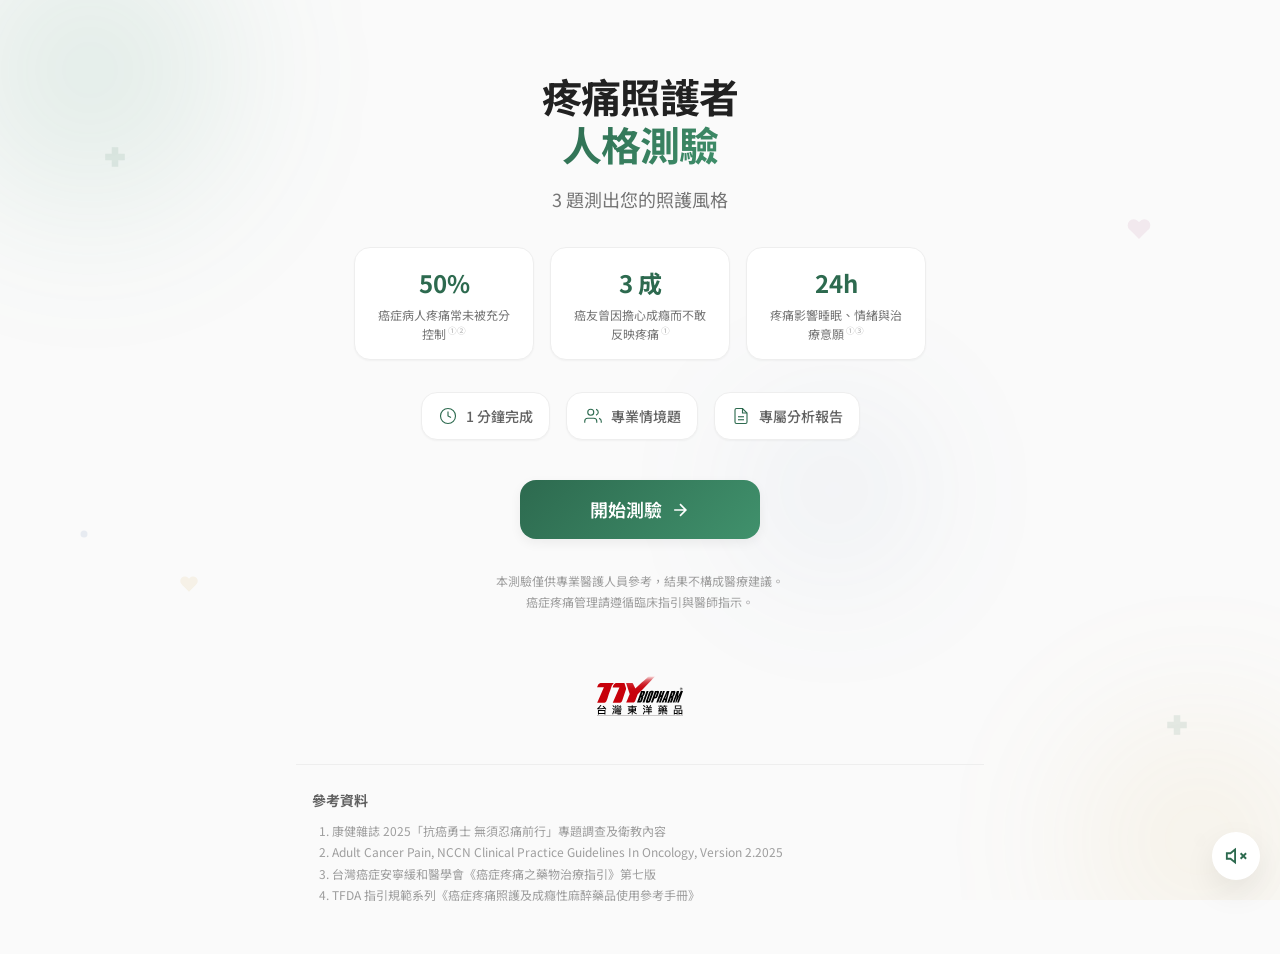
<file: index.html>
<!DOCTYPE html>
<html lang="zh-TW">
<head>
  <meta charset="UTF-8">
  <meta name="viewport" content="width=device-width, initial-scale=1.0">
  <meta name="description" content="癌症疼痛管理者人格測驗 — 了解您的照護風格，提升癌症病患疼痛照護品質">
  <title>Painkyl | 癌症疼痛管理者人格測驗</title>
  <link rel="preconnect" href="https://fonts.googleapis.com">
  <link rel="preconnect" href="https://fonts.gstatic.com" crossorigin>
  <link href="https://fonts.googleapis.com/css2?family=Noto+Sans+TC:wght@300;400;500;700;900&display=swap" rel="stylesheet">
  <link rel="stylesheet" href="css/main.css">
</head>
<body data-page="home">
  <main class="page home-page">
    <div class="page-container">
      <header class="page-header"></header>

      <div class="hero">
        <h1 class="hero-title">
          <span class="title-line">疼痛照護者</span>
          <span class="title-line title-accent">人格測驗</span>
        </h1>
        <p class="hero-subtitle">3 題測出您的照護風格</p>

        <div class="pain-facts">
          <div class="fact-item"><span class="fact-stat">50%</span><span class="fact-desc">癌症病人疼痛常未被充分控制<sup class="ref-mark">①②</sup></span></div>
          <div class="fact-item"><span class="fact-stat">3 成</span><span class="fact-desc">癌友曾因擔心成癮而不敢反映疼痛<sup class="ref-mark">①</sup></span></div>
          <div class="fact-item"><span class="fact-stat">24h</span><span class="fact-desc">疼痛影響睡眠、情緒與治療意願<sup class="ref-mark">①③</sup></span></div>
        </div>

        <div class="start-features">
          <div class="feature-item">
            <span class="feature-icon"><svg viewBox="0 0 24 24" fill="none" stroke="currentColor" stroke-width="1.5"><circle cx="12" cy="12" r="10"/><polyline points="12 6 12 12 16 14"/></svg></span>
            <span>1 分鐘完成</span>
          </div>
          <div class="feature-item">
            <span class="feature-icon"><svg viewBox="0 0 24 24" fill="none" stroke="currentColor" stroke-width="1.5"><path d="M17 21v-2a4 4 0 0 0-4-4H5a4 4 0 0 0-4 4v2"/><circle cx="9" cy="7" r="4"/><path d="M23 21v-2a4 4 0 0 0-3-3.87M16 3.13a4 4 0 0 1 0 7.75"/></svg></span>
            <span>專業情境題</span>
          </div>
          <div class="feature-item">
            <span class="feature-icon"><svg viewBox="0 0 24 24" fill="none" stroke="currentColor" stroke-width="1.5"><path d="M14 2H6a2 2 0 0 0-2 2v16a2 2 0 0 0 2 2h12a2 2 0 0 0 2-2V8z"/><polyline points="14 2 14 8 20 8"/><line x1="16" y1="13" x2="8" y2="13"/><line x1="16" y1="17" x2="8" y2="17"/></svg></span>
            <span>專屬分析報告</span>
          </div>
        </div>

        <a class="btn btn-primary btn-lg btn-hero" href="quiz1.html">
          <span>開始測驗</span>
          <svg class="btn-arrow" viewBox="0 0 24 24" fill="none" stroke="currentColor" stroke-width="2"><path d="M5 12h14M12 5l7 7-7 7"/></svg>
        </a>

        <p class="start-disclaimer">
          本測驗僅供專業醫護人員參考，結果不構成醫療建議。<br>
          癌症疼痛管理請遵循臨床指引與醫師指示。
        </p>
      </div>

      <footer class="page-footer">
        <div class="footer-brand">
          <img class="footer-logo-img" src="tty-logo.svg" alt="台灣東洋藥品工業股份有限公司">
        </div>
      </footer>

      <section class="references-section">
        <h2 class="references-title">參考資料</h2>
        <ol class="references-list">
          <li>康健雜誌 2025「抗癌勇士 無須忍痛前行」專題調查及衛教內容</li>
          <li>Adult Cancer Pain, NCCN Clinical Practice Guidelines In Oncology, Version 2.2025</li>
          <li>台灣癌症安寧緩和醫學會《癌症疼痛之藥物治療指引》第七版</li>
          <li>TFDA 指引規範系列《癌症疼痛照護及成癮性麻醉藥品使用參考手冊》</li>
        </ol>
      </section>
    </div>
  </main>
  <script type="module" src="js/home.js"></script>
</body>
</html>
</file>
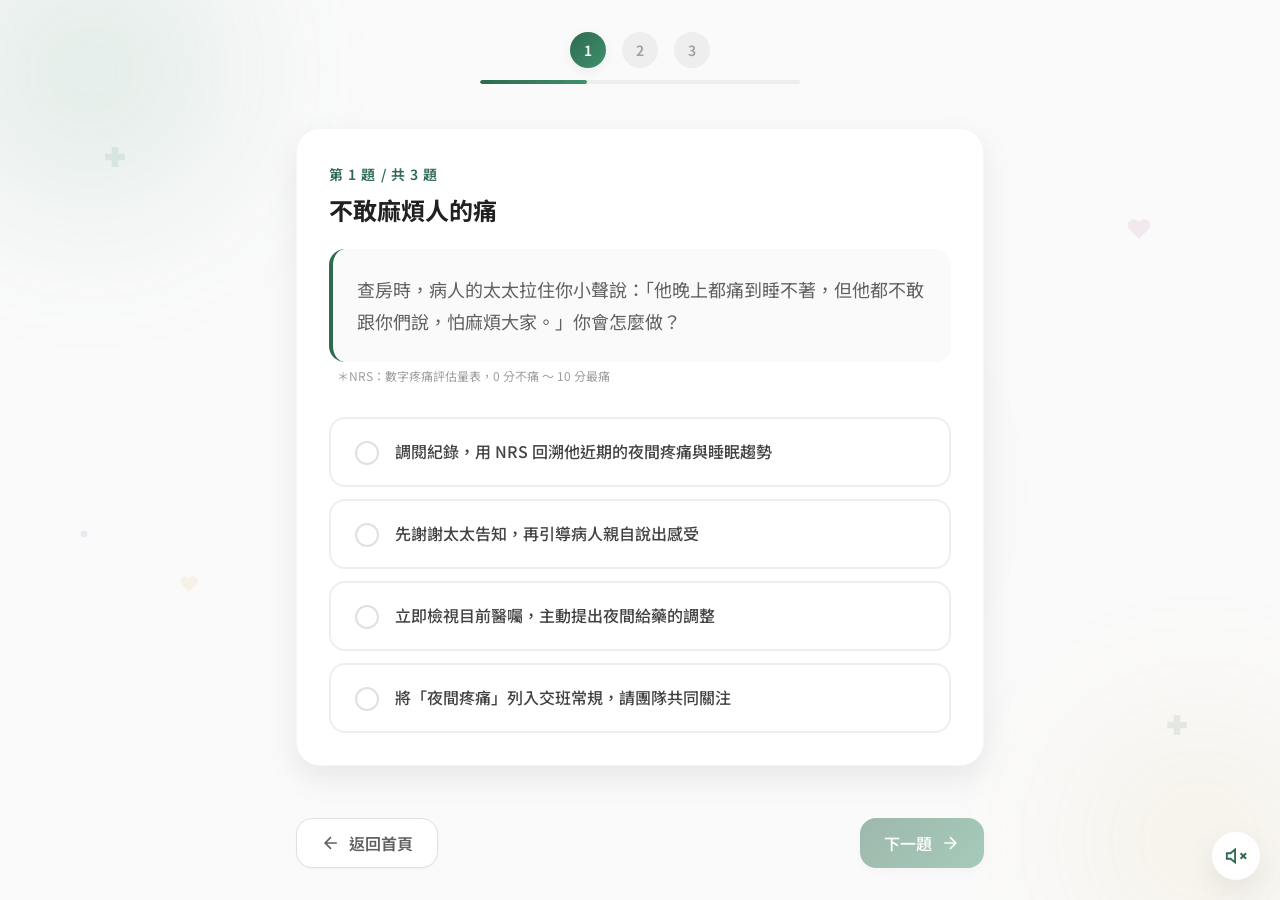
<file: quiz1.html>
<!DOCTYPE html>
<html lang="zh-TW">
<head>
  <meta charset="UTF-8">
  <meta name="viewport" content="width=device-width, initial-scale=1.0">
  <title>第 1 題 | Painkyl 癌症疼痛管理者人格測驗</title>
  <link rel="preconnect" href="https://fonts.googleapis.com">
  <link rel="preconnect" href="https://fonts.gstatic.com" crossorigin>
  <link href="https://fonts.googleapis.com/css2?family=Noto+Sans+TC:wght@300;400;500;700;900&display=swap" rel="stylesheet">
  <link rel="stylesheet" href="css/main.css">
</head>
<body data-page="quiz" data-question="1">
  <main class="page quiz-page">
    <div class="page-container">
      <header class="page-header">
        <div class="progress-indicator">
          <div class="progress-steps">
            <span class="step active">1</span>
            <span class="step">2</span>
            <span class="step">3</span>
          </div>
          <div class="progress-bar"><div class="progress-fill" style="width: 33.33%"></div></div>
        </div>
      </header>

      <div class="question-content">
        <div class="question-card">
          <div class="question-header">
            <span class="question-number">第 1 題 / 共 3 題</span>
            <h1 class="question-title"></h1>
          </div>
          <p class="question-scenario"></p>
          <div class="options-container" role="radiogroup" aria-label="選項"></div>
        </div>
      </div>

      <footer class="quiz-footer">
        <a class="btn btn-secondary" id="prevBtn" href="index.html">
          <svg viewBox="0 0 24 24" fill="none" stroke="currentColor" stroke-width="2"><path d="M19 12H5M12 19l-7-7 7-7"/></svg>
          <span>返回首頁</span>
        </a>
        <button class="btn btn-primary" id="nextBtn" type="button" disabled>
          <span>下一題</span>
          <svg viewBox="0 0 24 24" fill="none" stroke="currentColor" stroke-width="2"><path d="M5 12h14M12 5l7 7-7 7"/></svg>
        </button>
      </footer>
    </div>
  </main>
  <script type="module" src="js/quiz.js"></script>
</body>
</html>
</file>
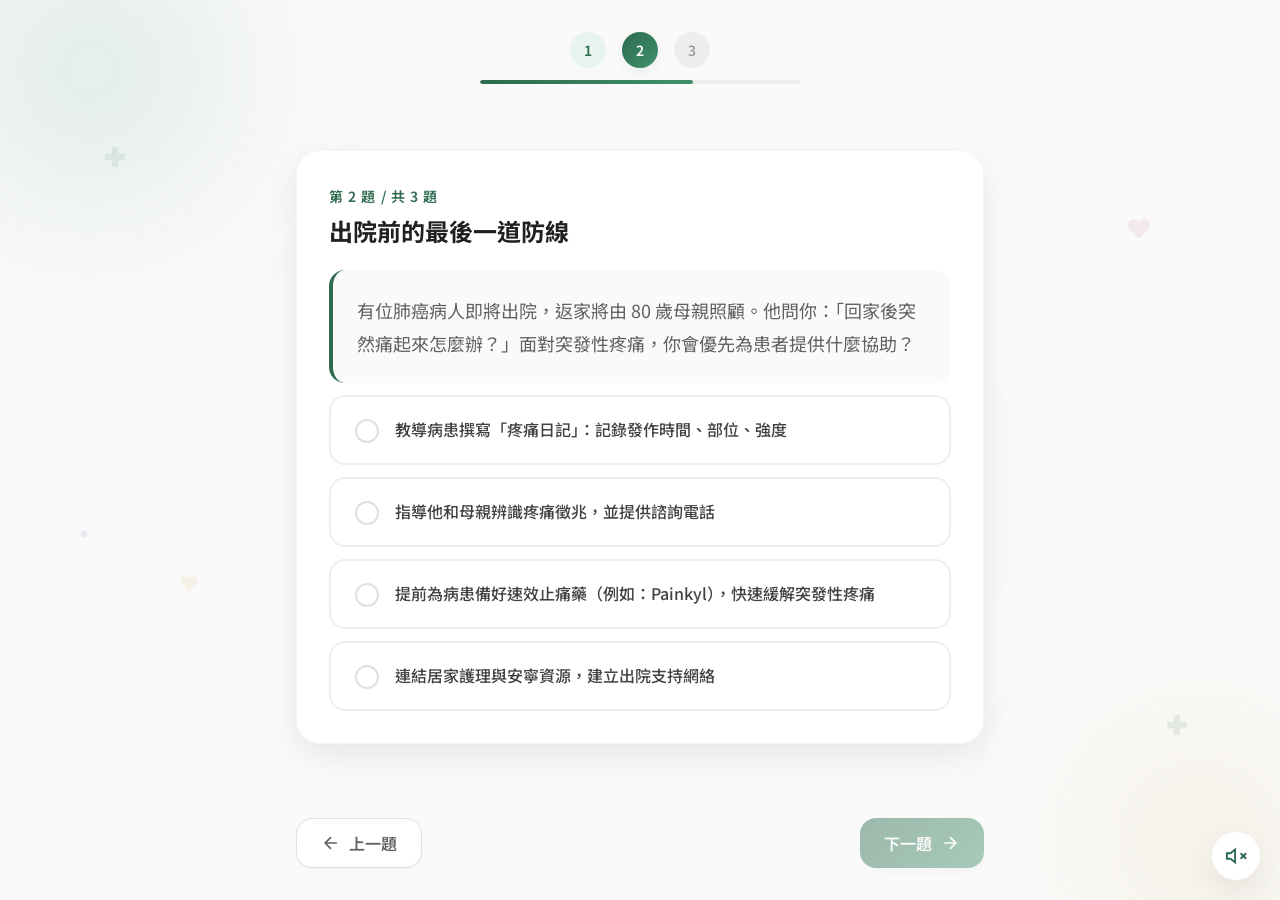
<file: quiz2.html>
<!DOCTYPE html>
<html lang="zh-TW">
<head>
  <meta charset="UTF-8">
  <meta name="viewport" content="width=device-width, initial-scale=1.0">
  <title>第 2 題 | Painkyl 癌症疼痛管理者人格測驗</title>
  <link rel="preconnect" href="https://fonts.googleapis.com">
  <link rel="preconnect" href="https://fonts.gstatic.com" crossorigin>
  <link href="https://fonts.googleapis.com/css2?family=Noto+Sans+TC:wght@300;400;500;700;900&display=swap" rel="stylesheet">
  <link rel="stylesheet" href="css/main.css">
</head>
<body data-page="quiz" data-question="2">
  <main class="page quiz-page">
    <div class="page-container">
      <header class="page-header">
        <div class="progress-indicator">
          <div class="progress-steps">
            <span class="step done">1</span>
            <span class="step active">2</span>
            <span class="step">3</span>
          </div>
          <div class="progress-bar"><div class="progress-fill" style="width: 66.67%"></div></div>
        </div>
      </header>

      <div class="question-content">
        <div class="question-card">
          <div class="question-header">
            <span class="question-number">第 2 題 / 共 3 題</span>
            <h1 class="question-title"></h1>
          </div>
          <p class="question-scenario"></p>
          <div class="options-container" role="radiogroup" aria-label="選項"></div>
        </div>
      </div>

      <footer class="quiz-footer">
        <a class="btn btn-secondary" id="prevBtn" href="quiz1.html">
          <svg viewBox="0 0 24 24" fill="none" stroke="currentColor" stroke-width="2"><path d="M19 12H5M12 19l-7-7 7-7"/></svg>
          <span>上一題</span>
        </a>
        <button class="btn btn-primary" id="nextBtn" type="button" disabled>
          <span>下一題</span>
          <svg viewBox="0 0 24 24" fill="none" stroke="currentColor" stroke-width="2"><path d="M5 12h14M12 5l7 7-7 7"/></svg>
        </button>
      </footer>
    </div>
  </main>
  <script type="module" src="js/quiz.js"></script>
</body>
</html>
</file>
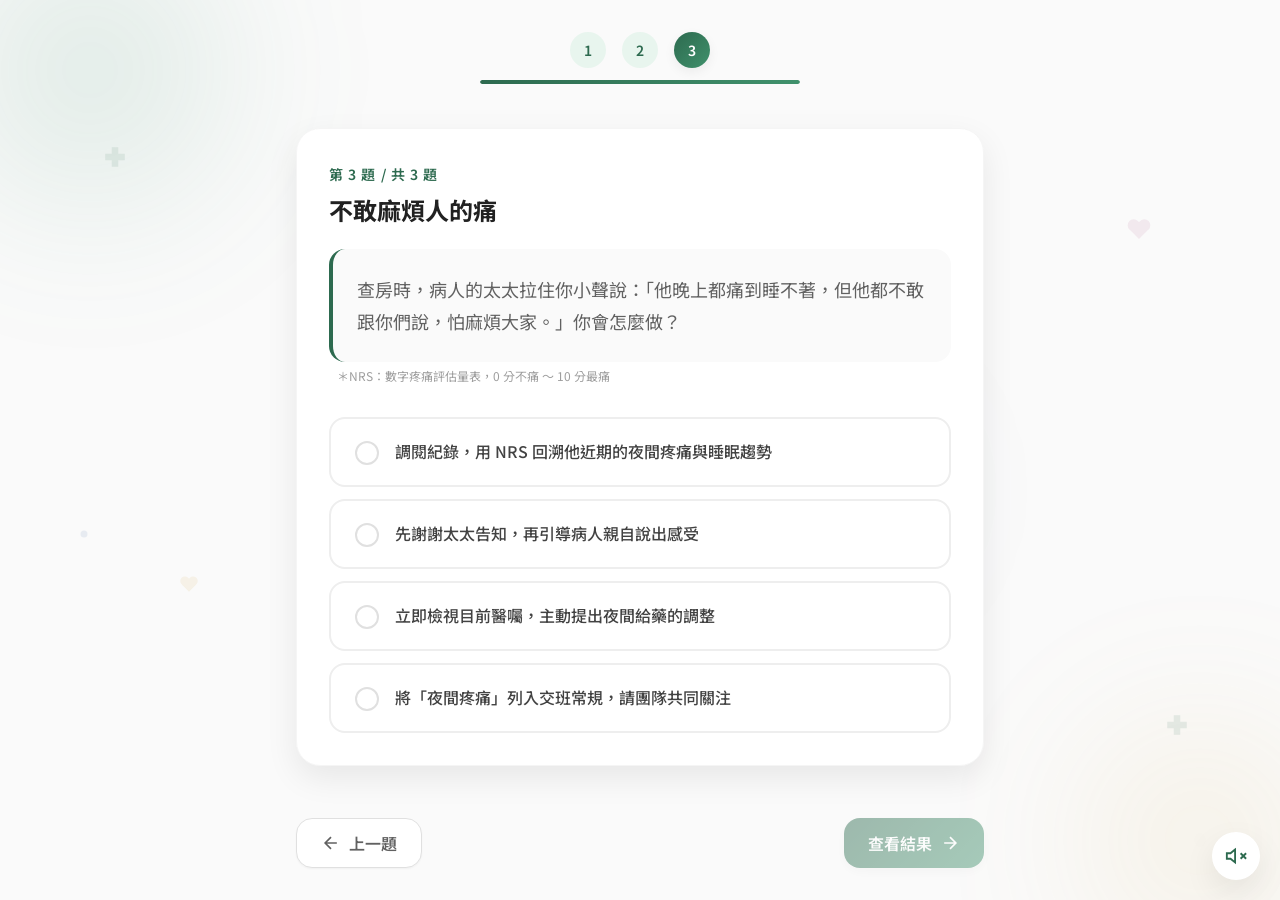
<file: quiz3.html>
<!DOCTYPE html>
<html lang="zh-TW">
<head>
  <meta charset="UTF-8">
  <meta name="viewport" content="width=device-width, initial-scale=1.0">
  <title>第 3 題 | Painkyl 癌症疼痛管理者人格測驗</title>
  <link rel="preconnect" href="https://fonts.googleapis.com">
  <link rel="preconnect" href="https://fonts.gstatic.com" crossorigin>
  <link href="https://fonts.googleapis.com/css2?family=Noto+Sans+TC:wght@300;400;500;700;900&display=swap" rel="stylesheet">
  <link rel="stylesheet" href="css/main.css">
</head>
<body data-page="quiz" data-question="3">
  <main class="page quiz-page">
    <div class="page-container">
      <header class="page-header">
        <div class="progress-indicator">
          <div class="progress-steps">
            <span class="step done">1</span>
            <span class="step done">2</span>
            <span class="step active">3</span>
          </div>
          <div class="progress-bar"><div class="progress-fill" style="width: 100%"></div></div>
        </div>
      </header>

      <div class="question-content">
        <div class="question-card">
          <div class="question-header">
            <span class="question-number">第 3 題 / 共 3 題</span>
            <h1 class="question-title"></h1>
          </div>
          <p class="question-scenario"></p>
          <div class="options-container" role="radiogroup" aria-label="選項"></div>
        </div>
      </div>

      <footer class="quiz-footer">
        <a class="btn btn-secondary" id="prevBtn" href="quiz2.html">
          <svg viewBox="0 0 24 24" fill="none" stroke="currentColor" stroke-width="2"><path d="M19 12H5M12 19l-7-7 7-7"/></svg>
          <span>上一題</span>
        </a>
        <button class="btn btn-primary" id="nextBtn" type="button" disabled>
          <span>查看結果</span>
          <svg viewBox="0 0 24 24" fill="none" stroke="currentColor" stroke-width="2"><path d="M5 12h14M12 5l7 7-7 7"/></svg>
        </button>
      </footer>
    </div>
  </main>
  <script type="module" src="js/quiz.js"></script>
</body>
</html>
</file>
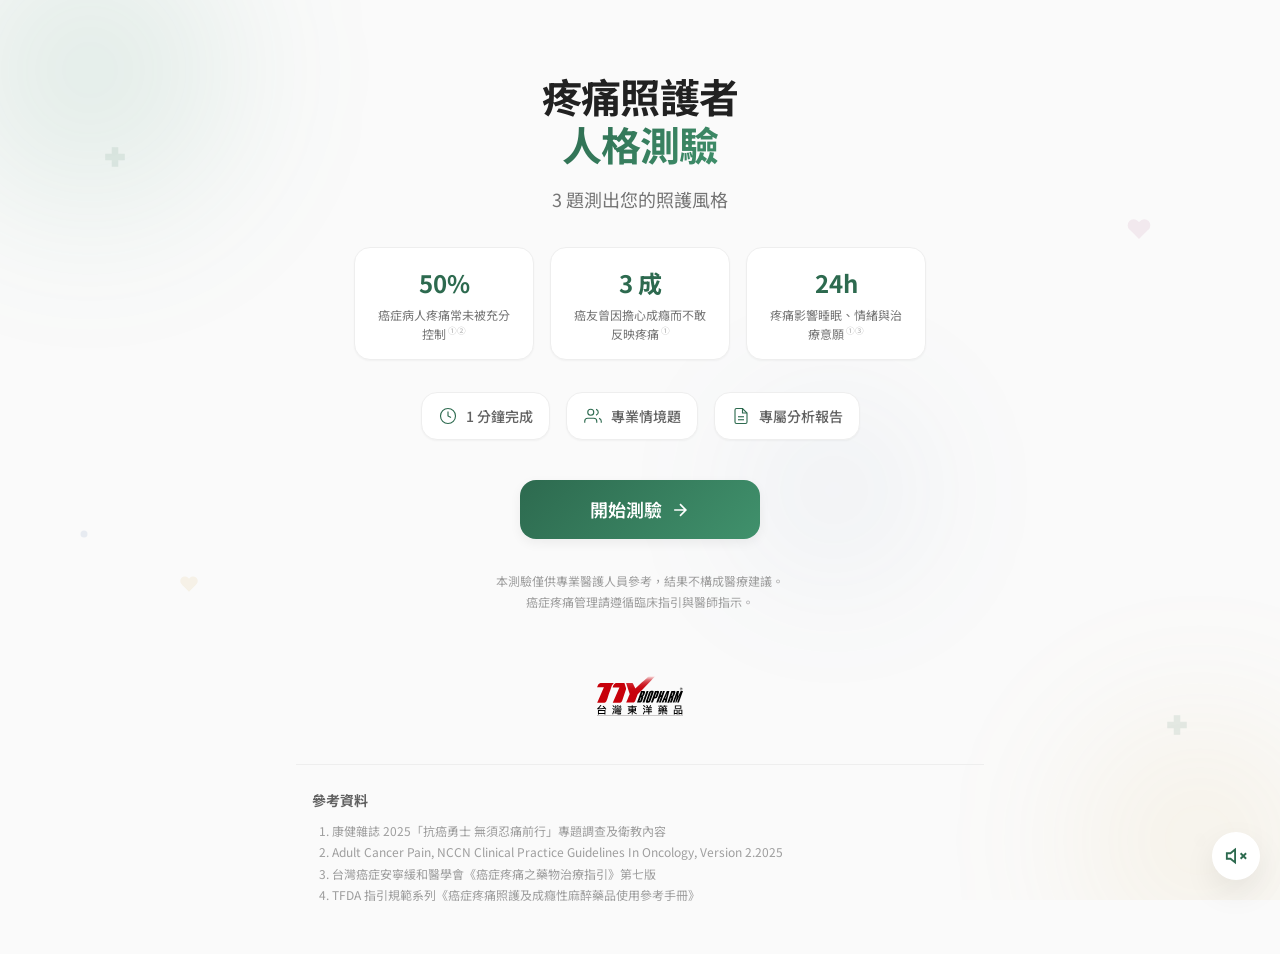
<file: result.html>
<!DOCTYPE html>
<html lang="zh-TW">
<head>
  <meta charset="UTF-8">
  <meta name="viewport" content="width=device-width, initial-scale=1.0">
  <title>測驗結果 | Painkyl 癌症疼痛管理者人格測驗</title>
  <link rel="preconnect" href="https://fonts.googleapis.com">
  <link rel="preconnect" href="https://fonts.gstatic.com" crossorigin>
  <link href="https://fonts.googleapis.com/css2?family=Noto+Sans+TC:wght@300;400;500;700;900&display=swap" rel="stylesheet">
  <link rel="stylesheet" href="css/main.css">
</head>
<body data-page="result">
  <main class="page result-page">
    <div class="page-container">
      <header class="page-header">
        <div class="brand-badge">
          <span class="badge-icon">
            <svg viewBox="0 0 24 24" fill="none" stroke="currentColor" stroke-width="2"><path d="M12 2L2 7l10 5 10-5-10-5zM2 17l10 5 10-5M2 12l10 5 10-5"/></svg>
          </span>
          <span>測驗結果</span>
        </div>
      </header>

      <div class="result-content">
        <section class="result-card">
          <div class="result-character" id="resultCharacter"></div>
          <h1 class="result-title" id="resultTitle"></h1>
          <p class="result-tagline" id="resultTagline"></p>
          <div class="result-traits" id="resultTraits"></div>
        </section>

        <section class="result-section">
          <h2 class="section-title">您的照護風格分析</h2>
          <div class="analysis-content" id="analysisContent"></div>
        </section>

        <section class="result-section">
          <h2 class="section-title">專屬建議與 Painkyl 應用</h2>
          <div class="recommendation-content" id="recommendationContent"></div>
        </section>

        <section class="edu-section" id="eduSection">
          <div class="edu-header">
            <span class="edu-brand-line" id="eduBrandLine"></span>
            <h2 class="edu-title">認識 Painkyl · 癌症疼痛衛教</h2>
            <p class="edu-intro" id="eduIntro"></p>
          </div>
          <div class="edu-grid" id="eduGrid"></div>
          <p class="edu-disclaimer" id="eduDisclaimer"></p>
        </section>

        <section class="share-image-section" id="shareImageSection">
          <h2 class="section-title">長按儲存分享圖</h2>
          <p class="share-image-hint">長按下方圖片儲存到相簿，直接發到 LINE / IG / FB</p>
          <div class="share-image-wrap" id="shareImageWrap" hidden>
            <img id="shareImage" alt="測驗結果分享圖" />
          </div>
          <canvas id="shareCanvas" width="1080" height="1350" hidden></canvas>
          <div class="share-image-actions">
            <button class="btn btn-primary" id="generateImageBtn" type="button">
              <svg viewBox="0 0 24 24" fill="none" stroke="currentColor" stroke-width="2"><rect x="3" y="3" width="18" height="18" rx="2"/><circle cx="9" cy="9" r="2"/><path d="M21 15l-5-5L5 21"/></svg>
              <span>產生分享圖片</span>
            </button>
            <a class="btn btn-outline" id="downloadImageBtn" download="painkyl-result.png" hidden>
              <svg viewBox="0 0 24 24" fill="none" stroke="currentColor" stroke-width="2"><path d="M21 15v4a2 2 0 0 1-2 2H5a2 2 0 0 1-2-2v-4"/><polyline points="7 10 12 15 17 10"/><line x1="12" y1="15" x2="12" y2="3"/></svg>
              <span>下載圖片</span>
            </a>
          </div>
        </section>

        <div class="result-actions">
          <button class="btn btn-primary btn-lg" id="shareBtn" type="button">
            <svg viewBox="0 0 24 24" fill="none" stroke="currentColor" stroke-width="2"><circle cx="18" cy="5" r="3"/><circle cx="6" cy="12" r="3"/><circle cx="18" cy="19" r="3"/><path d="M8.59 13.51l6.83 3.98M15.41 6.51l-6.82 3.98"/></svg>
            <span>分享結果</span>
          </button>
          <a class="btn btn-outline btn-lg" href="index.html" id="retakeLink">
            <svg viewBox="0 0 24 24" fill="none" stroke="currentColor" stroke-width="2"><path d="M3 12a9 9 0 1 0 9-9 9.75 9.75 0 0 0-6.74 2.74L3 8"/><path d="M3 3v5h5"/></svg>
            <span>重新測驗</span>
          </a>
        </div>
      </div>

        <div class="share-modal" id="shareModal" hidden>
          <div class="share-backdrop" id="shareBackdrop"></div>
          <div class="share-sheet" role="dialog" aria-modal="true" aria-label="分享結果">
            <div class="sheet-handle" aria-hidden="true"></div>
            <h3 class="sheet-title">分享我的照護人格</h3>
            <p class="share-preview" id="sharePreview"></p>
            <a class="share-option share-line" id="shareLine" href="#" target="_blank" rel="noopener">
              <span class="so-icon" aria-hidden="true">
                <svg viewBox="0 0 24 24" fill="currentColor"><path d="M12 2C6.48 2 2 5.69 2 10.24c0 4.09 3.5 7.51 8.25 8.14.32.07.76.21.87.48.1.25.07.65.03.9l-.14.85c-.04.25-.2.98.86.53s5.7-3.36 7.78-5.74C21.1 13.72 22 12.08 22 10.24C22 5.69 17.52 2 12 2zM8.6 13.02H6.55a.47.47 0 0 1-.47-.47V8.36c0-.26.21-.47.47-.47s.47.21.47.47v3.71H8.6c.26 0 .47.21.47.47s-.21.48-.47.48zm2.1-.47c0 .26-.21.47-.47.47s-.47-.21-.47-.47V8.36c0-.26.21-.47.47-.47s.47.21.47.47v4.19zm4.84 0c0 .2-.13.38-.32.44a.47.47 0 0 1-.54-.18l-1.94-2.64v2.38c0 .26-.21.47-.47.47s-.47-.21-.47-.47V8.36a.47.47 0 0 1 .86-.26l1.95 2.65V8.36c0-.26.21-.47.47-.47s.46.21.46.47v4.19zm3.25-2.57c.26 0 .47.21.47.47s-.21.47-.47.47h-1.42v.94h1.42c.26 0 .47.21.47.47s-.21.47-.47.47h-1.89a.47.47 0 0 1-.47-.47V8.36c0-.26.21-.47.47-.47h1.89c.26 0 .47.21.47.47s-.21.47-.47.47h-1.42v.94h1.42z"/></svg>
              </span>
              分享到 LINE
            </a>
            <button class="share-option share-copy" id="shareCopy" type="button">
              <span class="so-icon" aria-hidden="true">
                <svg viewBox="0 0 24 24" fill="none" stroke="currentColor" stroke-width="2"><rect x="9" y="9" width="13" height="13" rx="2"/><path d="M5 15H4a2 2 0 0 1-2-2V4a2 2 0 0 1 2-2h9a2 2 0 0 1 2 2v1"/></svg>
              </span>
              複製文字與連結
            </button>
            <button class="share-option share-native" id="shareNative" type="button">
              <span class="so-icon" aria-hidden="true">
                <svg viewBox="0 0 24 24" fill="none" stroke="currentColor" stroke-width="2"><circle cx="18" cy="5" r="3"/><circle cx="6" cy="12" r="3"/><circle cx="18" cy="19" r="3"/><path d="M8.59 13.51l6.83 3.98M15.41 6.51l-6.82 3.98"/></svg>
              </span>
              其他分享方式
            </button>
            <button class="share-cancel" id="shareCancel" type="button">取消</button>
          </div>
        </div>

        <footer class="page-footer">
        <div class="footer-brand">
          <img class="footer-logo-img" src="tty-logo.svg" alt="台灣東洋藥品工業股份有限公司">
        </div>
        <p class="footer-disclaimer">
          本測驗結果僅供參考，臨床決策請依專業判斷與指引辦理。<br>
          Painkyl 適應症、劑量與給藥方式請參閱仿單或諮詢醫師藥師。
        </p>
      </footer>
    </div>
  </main>
  <script type="module" src="js/result.js"></script>
</body>
</html>
</file>
<file: css/main.css>
:root {
  --color-primary: #2D6A4F;
  --color-primary-light: #40916C;
  --color-primary-dark: #1B4D3E;
  --color-primary-bg: #E8F5EE;
  --color-accent: #D4A843;
  --color-white: #FFFFFF;
  --color-gray-50: #FAFAFA;
  --color-gray-100: #F5F5F5;
  --color-gray-200: #EEEEEE;
  --color-gray-300: #E0E0E0;
  --color-gray-400: #BDBDBD;
  --color-gray-500: #9E9E9E;
  --color-gray-600: #757575;
  --color-gray-700: #616161;
  --color-gray-800: #424242;
  --color-gray-900: #212121;

  --font-family: 'Noto Sans TC', -apple-system, BlinkMacSystemFont, 'Segoe UI', Roboto, sans-serif;
  --font-size-xs: 0.75rem;
  --font-size-sm: 0.875rem;
  --font-size-base: 1rem;
  --font-size-lg: 1.125rem;
  --font-size-xl: 1.25rem;
  --font-size-2xl: 1.5rem;
  --font-size-3xl: 2rem;
  --font-size-4xl: 2.5rem;

  --spacing-1: 0.25rem;
  --spacing-2: 0.5rem;
  --spacing-3: 0.75rem;
  --spacing-4: 1rem;
  --spacing-5: 1.25rem;
  --spacing-6: 1.5rem;
  --spacing-8: 2rem;
  --spacing-10: 2.5rem;
  --spacing-12: 3rem;
  --spacing-16: 4rem;

  --radius-sm: 6px;
  --radius-md: 10px;
  --radius-lg: 16px;
  --radius-xl: 24px;
  --radius-full: 9999px;

  --shadow-sm: 0 1px 2px rgba(0, 0, 0, 0.04);
  --shadow-md: 0 4px 12px rgba(0, 0, 0, 0.06);
  --shadow-lg: 0 12px 32px rgba(0, 0, 0, 0.08);

  --transition-fast: 150ms ease;
  --transition-base: 250ms ease;

  --container-max: 720px;
}

*, *::before, *::after {
  box-sizing: border-box;
  margin: 0;
  padding: 0;
}

html {
  font-size: 16px;
  -webkit-font-smoothing: antialiased;
  scroll-behavior: smooth;
}

body {
  font-family: var(--font-family);
  font-size: var(--font-size-base);
  line-height: 1.6;
  color: var(--color-gray-800);
  background-color: var(--color-gray-50);
  min-height: 100vh;
}

.page {
  min-height: 100vh;
  display: flex;
  flex-direction: column;
  animation: pageIn 450ms ease both;
  position: relative;
  z-index: 1;
}

.bg-decor {
  position: fixed;
  inset: 0;
  z-index: 0;
  pointer-events: none;
  overflow: hidden;
}

.blob {
  position: absolute;
  border-radius: 50%;
  filter: blur(70px);
  opacity: 0.5;
}

.blob-1 {
  width: 420px;
  height: 420px;
  top: -140px;
  left: -120px;
  background: radial-gradient(circle, rgba(64, 145, 108, 0.35), transparent 70%);
  animation: drift1 22s ease-in-out infinite alternate;
}

.blob-2 {
  width: 360px;
  height: 360px;
  bottom: -120px;
  right: -100px;
  background: radial-gradient(circle, rgba(212, 168, 67, 0.28), transparent 70%);
  animation: drift2 26s ease-in-out infinite alternate;
}

.blob-3 {
  width: 260px;
  height: 260px;
  top: 40%;
  left: 55%;
  background: radial-gradient(circle, rgba(74, 111, 165, 0.22), transparent 70%);
  animation: drift3 30s ease-in-out infinite alternate;
}

@keyframes drift1 {
  to { transform: translate(60px, 40px) scale(1.08); }
}

@keyframes drift2 {
  to { transform: translate(-50px, -50px) scale(1.12); }
}

@keyframes drift3 {
  to { transform: translate(-70px, 30px) scale(0.92); }
}

.float-icon {
  position: absolute;
  color: var(--color-primary);
  opacity: 0.1;
  width: 26px;
  height: 26px;
  animation: floaty 9s ease-in-out infinite;
}

.float-icon svg {
  width: 100%;
  height: 100%;
}

.fi-1 { top: 16%; left: 8%; animation-delay: 0s; }
.fi-2 { top: 24%; right: 10%; animation-delay: -2s; color: #B0578D; }
.fi-3 { top: 58%; left: 6%; animation-delay: -4s; color: #4A6FA5; width: 14px; height: 14px; }
.fi-4 { bottom: 18%; right: 7%; animation-delay: -6s; }
.fi-5 { bottom: 34%; left: 14%; animation-delay: -3s; color: #D4A843; width: 20px; height: 20px; }

@keyframes floaty {
  0%, 100% { transform: translateY(0) rotate(0deg); }
  50% { transform: translateY(-22px) rotate(10deg); }
}

.music-toggle {
  position: fixed;
  bottom: 20px;
  right: 20px;
  z-index: 60;
  width: 48px;
  height: 48px;
  border-radius: 50%;
  border: none;
  background: var(--color-white);
  color: var(--color-primary);
  box-shadow: var(--shadow-lg);
  cursor: pointer;
  display: flex;
  align-items: center;
  justify-content: center;
  transition: transform var(--transition-fast);
}

.music-toggle:hover {
  transform: scale(1.08);
}

.music-toggle svg {
  width: 22px;
  height: 22px;
}

.music-toggle.playing::after {
  content: '';
  position: absolute;
  inset: -4px;
  border-radius: 50%;
  border: 2px solid var(--color-primary-light);
  animation: pulseRing 2s ease-out infinite;
}

@keyframes pulseRing {
  0% { transform: scale(0.9); opacity: 0.8; }
  100% { transform: scale(1.45); opacity: 0; }
}

.reveal {
  opacity: 0;
  transform: translateY(24px);
  transition: opacity 600ms ease, transform 600ms ease;
}

.reveal.revealed {
  opacity: 1;
  transform: translateY(0);
}

.option-label.pop {
  animation: popScale 300ms ease;
}

@keyframes popScale {
  0% { transform: scale(1); }
  45% { transform: scale(1.02); }
  100% { transform: scale(1); }
}

.result-card.visible {
  animation: charRise 700ms cubic-bezier(0.22, 1, 0.36, 1) both;
}

@keyframes charRise {
  from { opacity: 0; transform: translateY(36px) scale(0.96); }
  to { opacity: 1; transform: translateY(0) scale(1); }
}

.confetti-canvas {
  position: fixed;
  inset: 0;
  z-index: 80;
  pointer-events: none;
}

@keyframes pageIn {
  from { opacity: 0; transform: translateY(14px); }
  to { opacity: 1; transform: translateY(0); }
}

.page-container {
  flex: 1;
  display: flex;
  flex-direction: column;
  max-width: var(--container-max);
  width: 100%;
  margin: 0 auto;
  padding: var(--spacing-6) var(--spacing-4) var(--spacing-8);
}

.page-header {
  padding: var(--spacing-2) 0;
}

.page-footer {
  padding: var(--spacing-8) var(--spacing-2) var(--spacing-4);
  text-align: center;
}

.brand-badge {
  display: inline-flex;
  align-items: center;
  gap: var(--spacing-2);
  padding: var(--spacing-2) var(--spacing-3);
  background: var(--color-primary-bg);
  border-radius: var(--radius-full);
  font-size: var(--font-size-sm);
  font-weight: 500;
  color: var(--color-primary);
}

.badge-icon {
  display: flex;
  align-items: center;
  justify-content: center;
  width: 28px;
  height: 28px;
  background: linear-gradient(135deg, var(--color-primary), var(--color-primary-light));
  border-radius: var(--radius-md);
  color: var(--color-white);
}

.badge-icon svg {
  width: 16px;
  height: 16px;
}

.hero {
  flex: 1;
  display: flex;
  flex-direction: column;
  align-items: center;
  justify-content: center;
  text-align: center;
  padding: var(--spacing-8) 0;
}

.hero-title {
  font-size: clamp(var(--font-size-3xl), 6vw, var(--font-size-4xl));
  font-weight: 700;
  line-height: 1.2;
  letter-spacing: -0.02em;
  color: var(--color-gray-900);
  margin-bottom: var(--spacing-4);
}

.title-line {
  display: block;
}

.title-accent {
  background: linear-gradient(135deg, var(--color-primary), var(--color-primary-light));
  -webkit-background-clip: text;
  -webkit-text-fill-color: transparent;
  background-clip: text;
}

.hero-subtitle {
  font-size: var(--font-size-lg);
  color: var(--color-gray-600);
  line-height: 1.7;
  margin-bottom: var(--spacing-8);
  max-width: 420px;
}

.pain-facts {
  display: flex;
  gap: var(--spacing-4);
  justify-content: center;
  flex-wrap: wrap;
  margin-bottom: var(--spacing-8);
  width: 100%;
}

.fact-item {
  display: flex;
  flex-direction: column;
  align-items: center;
  gap: var(--spacing-1);
  padding: var(--spacing-4) var(--spacing-5);
  background: var(--color-white);
  border: 1px solid var(--color-gray-200);
  border-radius: var(--radius-lg);
  box-shadow: var(--shadow-sm);
  min-width: 130px;
  flex: 1;
  max-width: 180px;
}

.fact-stat {
  font-size: var(--font-size-2xl);
  font-weight: 700;
  color: var(--color-primary);
}

.fact-desc {
  font-size: var(--font-size-xs);
  color: var(--color-gray-600);
  text-align: center;
  line-height: 1.5;
}

.start-features {
  display: flex;
  gap: var(--spacing-4);
  margin-bottom: var(--spacing-10);
  flex-wrap: wrap;
  justify-content: center;
}

.feature-item {
  display: flex;
  align-items: center;
  gap: var(--spacing-2);
  padding: var(--spacing-3) var(--spacing-4);
  background: var(--color-white);
  border: 1px solid var(--color-gray-200);
  border-radius: var(--radius-lg);
  font-size: var(--font-size-sm);
  color: var(--color-gray-700);
  font-weight: 500;
  box-shadow: var(--shadow-sm);
}

.feature-icon {
  display: flex;
  align-items: center;
  justify-content: center;
  width: 20px;
  height: 20px;
  color: var(--color-primary);
}

.feature-icon svg {
  width: 18px;
  height: 18px;
}

.btn {
  display: inline-flex;
  align-items: center;
  justify-content: center;
  gap: var(--spacing-2);
  padding: var(--spacing-3) var(--spacing-6);
  font-family: inherit;
  font-size: var(--font-size-base);
  font-weight: 600;
  line-height: 1.5;
  border: none;
  border-radius: var(--radius-lg);
  cursor: pointer;
  transition: all var(--transition-fast);
  text-decoration: none;
  white-space: nowrap;
}

.btn:disabled {
  opacity: 0.45;
  cursor: not-allowed;
}

.btn svg {
  width: 20px;
  height: 20px;
  flex-shrink: 0;
}

.btn-primary {
  background: linear-gradient(135deg, var(--color-primary), var(--color-primary-light));
  color: var(--color-white);
  box-shadow: var(--shadow-md);
}

.btn-primary:not(:disabled):hover {
  transform: translateY(-1px);
  box-shadow: var(--shadow-lg);
}

.btn-primary:not(:disabled):active {
  transform: translateY(0);
}

.btn-secondary {
  background: var(--color-white);
  color: var(--color-gray-700);
  border: 1px solid var(--color-gray-300);
  box-shadow: var(--shadow-sm);
}

.btn-secondary:hover {
  background: var(--color-gray-50);
  border-color: var(--color-gray-400);
}

.btn-outline {
  background: transparent;
  color: var(--color-primary);
  border: 2px solid var(--color-primary);
}

.btn-outline:hover {
  background: var(--color-primary-bg);
}

.btn-lg {
  padding: var(--spacing-4) var(--spacing-8);
  font-size: var(--font-size-lg);
}

.btn-hero {
  min-width: 240px;
  animation: breathe 2.5s ease-in-out infinite;
}

@keyframes breathe {
  0%, 100% { box-shadow: 0 4px 14px rgba(45, 106, 79, 0.25); }
  50% { box-shadow: 0 8px 26px rgba(45, 106, 79, 0.4); }
}

.start-disclaimer {
  margin-top: var(--spacing-8);
  font-size: var(--font-size-xs);
  color: var(--color-gray-500);
  line-height: 1.7;
}

.footer-brand {
  display: flex;
  align-items: center;
  justify-content: center;
  gap: var(--spacing-3);
  color: var(--color-gray-500);
  font-size: var(--font-size-sm);
}

.footer-logo {
  width: 36px;
  height: 36px;
  flex-shrink: 0;
}

.footer-logo-img {
  height: 40px;
  width: auto;
  object-fit: contain;
}

.footer-disclaimer {
  margin-top: var(--spacing-4);
  font-size: var(--font-size-xs);
  color: var(--color-gray-400);
  line-height: 1.7;
}

.progress-indicator {
  display: flex;
  flex-direction: column;
  gap: var(--spacing-3);
}

.progress-steps {
  display: flex;
  justify-content: center;
  gap: var(--spacing-4);
}

.step {
  display: flex;
  align-items: center;
  justify-content: center;
  width: 36px;
  height: 36px;
  border-radius: var(--radius-full);
  background: var(--color-gray-200);
  color: var(--color-gray-500);
  font-weight: 600;
  font-size: var(--font-size-sm);
  transition: all var(--transition-base);
}

.step.active {
  background: linear-gradient(135deg, var(--color-primary), var(--color-primary-light));
  color: var(--color-white);
  box-shadow: var(--shadow-md);
}

.step.done {
  background: var(--color-primary-bg);
  color: var(--color-primary);
}

.progress-bar {
  height: 4px;
  background: var(--color-gray-200);
  border-radius: var(--radius-full);
  overflow: hidden;
  max-width: 320px;
  margin: 0 auto;
  width: 100%;
}

.progress-fill {
  height: 100%;
  background: linear-gradient(90deg, var(--color-primary), var(--color-primary-light));
  border-radius: var(--radius-full);
  transition: width var(--transition-base);
}

.question-content {
  flex: 1;
  display: flex;
  flex-direction: column;
  justify-content: center;
  padding: var(--spacing-4) 0;
}

.question-card {
  background: var(--color-white);
  border-radius: var(--radius-xl);
  padding: var(--spacing-8);
  box-shadow: var(--shadow-lg);
  border: 1px solid var(--color-gray-100);
}

.question-header {
  margin-bottom: var(--spacing-6);
}

.question-number {
  display: inline-block;
  font-size: var(--font-size-sm);
  font-weight: 600;
  color: var(--color-primary);
  letter-spacing: 0.08em;
  margin-bottom: var(--spacing-2);
}

.question-title {
  font-size: var(--font-size-2xl);
  font-weight: 700;
  color: var(--color-gray-900);
  line-height: 1.3;
}

.question-scenario {
  padding: var(--spacing-6);
  background: var(--color-gray-50);
  border-radius: var(--radius-lg);
  border-left: 4px solid var(--color-primary);
  margin-bottom: var(--spacing-3);
  font-size: var(--font-size-lg);
  line-height: 1.8;
  color: var(--color-gray-700);
}

.question-hint {
  font-size: var(--font-size-xs);
  color: var(--color-gray-500);
  margin: calc(-1 * var(--spacing-2)) var(--spacing-2) var(--spacing-8);
}

.ref-mark {
  font-size: 0.72em;
  color: var(--color-gray-400);
  font-weight: 500;
  margin-left: 2px;
  vertical-align: super;
}

.references-section {
  padding: var(--spacing-6) var(--spacing-4) var(--spacing-4);
  border-top: 1px solid var(--color-gray-200);
  margin-top: var(--spacing-8);
}

.references-title {
  font-size: var(--font-size-sm);
  font-weight: 700;
  color: var(--color-gray-700);
  margin-bottom: var(--spacing-2);
}

.references-list {
  list-style: decimal;
  padding-left: var(--spacing-5);
  margin: 0;
}

.references-list li {
  font-size: var(--font-size-xs);
  color: var(--color-gray-500);
  line-height: 1.8;
}

.options-container {
  display: flex;
  flex-direction: column;
  gap: var(--spacing-3);
}

.option-input {
  position: absolute;
  opacity: 0;
  width: 0;
  height: 0;
}

.option-label {
  display: flex;
  align-items: flex-start;
  gap: var(--spacing-4);
  padding: var(--spacing-5) var(--spacing-6);
  background: var(--color-white);
  border: 2px solid var(--color-gray-200);
  border-radius: var(--radius-lg);
  cursor: pointer;
  transition: all var(--transition-fast);
  font-size: var(--font-size-base);
  line-height: 1.6;
  color: var(--color-gray-800);
}

.option-label:hover {
  border-color: var(--color-primary);
  background: var(--color-primary-bg);
}

.option-input:focus-visible + .option-label {
  outline: none;
  border-color: var(--color-primary);
  box-shadow: 0 0 0 3px var(--color-primary-bg);
}

.option-input:checked + .option-label {
  border-color: var(--color-primary);
  background: var(--color-primary-bg);
  box-shadow: 0 0 0 3px var(--color-primary-bg);
}

.option-radio {
  display: flex;
  align-items: center;
  justify-content: center;
  width: 24px;
  height: 24px;
  border: 2px solid var(--color-gray-300);
  border-radius: var(--radius-full);
  flex-shrink: 0;
  margin-top: 2px;
  transition: all var(--transition-fast);
}

.option-input:checked + .option-label .option-radio {
  border-color: var(--color-primary);
  background: var(--color-primary);
}

.option-radio::after {
  content: '';
  width: 10px;
  height: 10px;
  border-radius: var(--radius-full);
  background: var(--color-white);
  opacity: 0;
  transform: scale(0);
  transition: all var(--transition-fast);
}

.option-input:checked + .option-label .option-radio::after {
  opacity: 1;
  transform: scale(1);
}

.option-text {
  flex: 1;
  font-weight: 500;
}

.quiz-footer {
  display: flex;
  justify-content: space-between;
  gap: var(--spacing-4);
  padding-top: var(--spacing-4);
  margin-top: auto;
}

.result-content {
  flex: 1;
  display: flex;
  flex-direction: column;
  align-items: center;
  padding: var(--spacing-4) var(--spacing-2);
}

.result-card {
  display: flex;
  flex-direction: column;
  align-items: center;
  text-align: center;
  background: var(--color-white);
  border-radius: var(--radius-xl);
  border-top: 6px solid var(--color-primary);
  padding: var(--spacing-10) var(--spacing-6);
  box-shadow: var(--shadow-lg);
  border-left: 1px solid var(--color-gray-100);
  border-right: 1px solid var(--color-gray-100);
  border-bottom: 1px solid var(--color-gray-100);
  margin-bottom: var(--spacing-8);
  width: 100%;
  max-width: 520px;
}

.result-character {
  width: 230px;
  max-width: 70vw;
  margin-bottom: var(--spacing-4);
  filter: drop-shadow(0 10px 18px rgba(0, 0, 0, 0.08));
}

.result-character svg {
  width: 100%;
  height: auto;
}

.result-title {
  font-size: var(--font-size-3xl);
  font-weight: 700;
  margin-bottom: var(--spacing-2);
  line-height: 1.2;
}

.result-tagline {
  font-size: var(--font-size-lg);
  color: var(--color-gray-600);
  font-weight: 500;
  margin-bottom: var(--spacing-6);
}

.result-traits {
  display: flex;
  flex-wrap: wrap;
  justify-content: center;
  gap: var(--spacing-2);
}

.trait-tag {
  padding: var(--spacing-1) var(--spacing-3);
  background: var(--color-primary-bg);
  color: var(--color-primary);
  border-radius: var(--radius-full);
  font-size: var(--font-size-sm);
  font-weight: 500;
}

.result-section {
  width: 100%;
  max-width: 520px;
  margin-bottom: var(--spacing-8);
}

.section-title {
  font-size: var(--font-size-xl);
  font-weight: 700;
  color: var(--color-gray-900);
  margin-bottom: var(--spacing-4);
  padding-bottom: var(--spacing-2);
  border-bottom: 2px solid var(--color-gray-200);
}

.analysis-content,
.recommendation-content {
  display: flex;
  flex-direction: column;
  gap: var(--spacing-4);
}

.content-item {
  padding: var(--spacing-5);
  background: var(--color-white);
  border: 1px solid var(--color-gray-200);
  border-radius: var(--radius-lg);
  line-height: 1.75;
  color: var(--color-gray-700);
}

.content-item strong {
  color: var(--color-gray-900);
}

.content-item-accent {
  border-left: 4px solid var(--color-accent);
  background: #FDFBF5;
}

.edu-section {
  width: 100%;
  max-width: 520px;
  margin-bottom: var(--spacing-8);
  background: linear-gradient(160deg, #10382A 0%, #1B4D3E 55%, #2D6A4F 100%);
  border-radius: var(--radius-xl);
  padding: var(--spacing-8) var(--spacing-6);
  color: var(--color-white);
  box-shadow: var(--shadow-lg);
}

.edu-header {
  text-align: center;
  margin-bottom: var(--spacing-6);
}

.edu-brand-line {
  display: inline-block;
  padding: var(--spacing-1) var(--spacing-3);
  background: rgba(255, 255, 255, 0.12);
  border: 1px solid rgba(255, 255, 255, 0.25);
  border-radius: var(--radius-full);
  font-size: var(--font-size-xs);
  letter-spacing: 0.06em;
  margin-bottom: var(--spacing-4);
  color: #CFE8DB;
}

.edu-title {
  font-size: var(--font-size-2xl);
  font-weight: 700;
  margin-bottom: var(--spacing-3);
}

.edu-intro {
  font-size: var(--font-size-sm);
  line-height: 1.8;
  color: rgba(255, 255, 255, 0.85);
  max-width: 400px;
  margin: 0 auto;
}

.edu-grid {
  display: grid;
  grid-template-columns: repeat(2, 1fr);
  gap: var(--spacing-3);
  margin-bottom: var(--spacing-6);
}

.edu-point {
  background: rgba(255, 255, 255, 0.07);
  border: 1px solid rgba(255, 255, 255, 0.14);
  border-radius: var(--radius-lg);
  padding: var(--spacing-4);
}

.edu-icon {
  display: inline-flex;
  align-items: center;
  justify-content: center;
  width: 34px;
  height: 34px;
  border-radius: var(--radius-md);
  background: rgba(212, 168, 67, 0.18);
  color: #E8C97C;
  margin-bottom: var(--spacing-2);
}

.edu-icon svg {
  width: 18px;
  height: 18px;
}

.edu-point-title {
  font-size: var(--font-size-base);
  font-weight: 700;
  margin-bottom: var(--spacing-1);
}

.edu-point-desc {
  font-size: var(--font-size-xs);
  line-height: 1.7;
  color: rgba(255, 255, 255, 0.78);
}

.edu-cta {
  text-align: center;
  padding: var(--spacing-4);
  background: rgba(255, 255, 255, 0.09);
  border-radius: var(--radius-lg);
  font-size: var(--font-size-sm);
  font-weight: 500;
  line-height: 1.7;
  margin-bottom: var(--spacing-3);
}

.edu-disclaimer {
  font-size: var(--font-size-xs);
  color: rgba(255, 255, 255, 0.55);
  text-align: center;
  line-height: 1.7;
}

.result-actions {
  display: flex;
  flex-direction: column;
  gap: var(--spacing-3);
  width: 100%;
  max-width: 340px;
  margin-top: var(--spacing-2);
}

@media (min-width: 480px) {
  .result-actions {
    flex-direction: row;
    justify-content: center;
  }
}

@media (max-width: 480px) {
  .page-container {
    padding: var(--spacing-4) var(--spacing-3) var(--spacing-6);
  }

  .question-card {
    padding: var(--spacing-6) var(--spacing-4);
  }

  .question-title {
    font-size: var(--font-size-xl);
  }

  .question-scenario {
    font-size: var(--font-size-base);
    padding: var(--spacing-4);
  }

  .option-label {
    padding: var(--spacing-4);
    font-size: var(--font-size-sm);
  }

  .result-card {
    padding: var(--spacing-8) var(--spacing-4);
  }

  .result-character {
    width: 190px;
  }

  .edu-section {
    padding: var(--spacing-6) var(--spacing-4);
  }

  .quiz-footer {
    flex-wrap: wrap;
  }

  .quiz-footer .btn {
    flex: 1;
  }
}

.share-modal {
  position: fixed;
  inset: 0;
  z-index: 90;
  display: flex;
  align-items: flex-end;
  justify-content: center;
}

.share-modal[hidden] {
  display: none !important;
}

.share-backdrop {
  position: absolute;
  inset: 0;
  background: rgba(16, 24, 20, 0.45);
  backdrop-filter: blur(2px);
}

.share-sheet {
  position: relative;
  width: 100%;
  max-width: 420px;
  background: var(--color-white);
  border-radius: 24px 24px 0 0;
  padding: var(--spacing-6) var(--spacing-6) var(--spacing-8);
  box-shadow: var(--shadow-lg);
  animation: sheetUp 280ms ease;
}

@media (min-width: 480px) {
  .share-modal {
    align-items: center;
  }
  .share-sheet {
    border-radius: 24px;
    margin: var(--spacing-4);
  }
}

@keyframes sheetUp {
  from { transform: translateY(20px); opacity: 0; }
  to { transform: translateY(0); opacity: 1; }
}

.sheet-handle {
  width: 36px;
  height: 4px;
  border-radius: 9999px;
  background: var(--color-gray-300);
  margin: 0 auto var(--spacing-4);
}

.sheet-title {
  font-size: var(--font-size-lg);
  font-weight: 700;
  text-align: center;
  margin-bottom: var(--spacing-2);
}

.share-preview {
  font-size: var(--font-size-sm);
  color: var(--color-gray-600);
  text-align: center;
  line-height: 1.6;
  margin-bottom: var(--spacing-6);
  padding: var(--spacing-3);
  background: var(--color-gray-50);
  border-radius: var(--radius-lg);
}

.share-option {
  display: flex;
  align-items: center;
  gap: var(--spacing-3);
  width: 100%;
  padding: var(--spacing-4) var(--spacing-4);
  border-radius: var(--radius-lg);
  font-family: inherit;
  font-size: var(--font-size-base);
  font-weight: 600;
  text-decoration: none;
  cursor: pointer;
  border: 1px solid var(--color-gray-200);
  background: var(--color-white);
  color: var(--color-gray-800);
  margin-bottom: var(--spacing-3);
  transition: background var(--transition-fast);
}

.share-option:hover {
  background: var(--color-gray-50);
}

.share-line {
  background: #06C755;
  color: #FFFFFF;
  border-color: #06C755;
}

.share-line:hover {
  background: #05b34c;
}

.so-icon {
  display: flex;
  align-items: center;
  justify-content: center;
  width: 28px;
  height: 28px;
  flex-shrink: 0;
}

.so-icon svg {
  width: 22px;
  height: 22px;
}

.share-cancel {
  width: 100%;
  padding: var(--spacing-3);
  border: none;
  background: transparent;
  color: var(--color-gray-500);
  font-family: inherit;
  font-size: var(--font-size-sm);
  cursor: pointer;
  margin-top: var(--spacing-2);
}

.share-image-section {
  width: 100%;
  max-width: 520px;
  margin-bottom: var(--spacing-8);
  text-align: center;
}

.share-image-hint {
  font-size: var(--font-size-sm);
  color: var(--color-gray-500);
  margin-bottom: var(--spacing-4);
}

.share-image-wrap {
  background: var(--color-white);
  border-radius: var(--radius-xl);
  padding: var(--spacing-3);
  box-shadow: var(--shadow-lg);
  border: 1px solid var(--color-gray-200);
  margin-bottom: var(--spacing-4);
}

.share-image-wrap img {
  width: 100%;
  height: auto;
  display: block;
  border-radius: var(--radius-lg);
  -webkit-touch-callout: default;
  user-select: auto;
  -webkit-user-select: auto;
}

.share-image-actions {
  display: flex;
  gap: var(--spacing-3);
  justify-content: center;
  flex-wrap: wrap;
}

@media (prefers-reduced-motion: reduce) {
  *, *::before, *::after {
    animation-duration: 0.01ms !important;
    animation-iteration-count: 1 !important;
    transition-duration: 0.01ms !important;
  }
}
</file>
